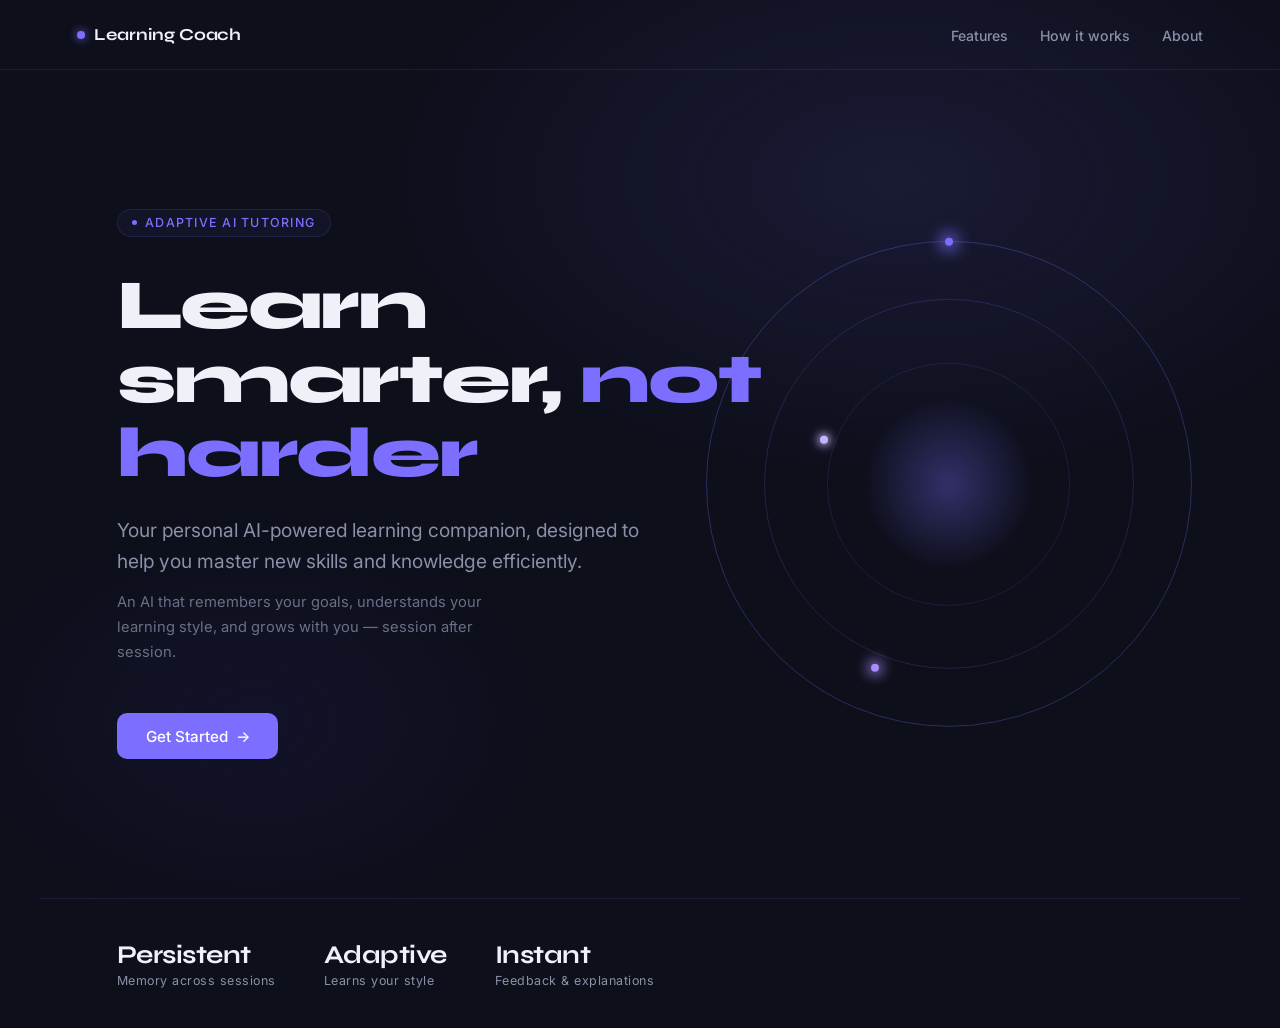
<file: frontend/index.html>
<!DOCTYPE html>
<html lang="en">
<head>
    <meta charset="UTF-8">
    <meta name="viewport" content="width=device-width, initial-scale=1.0">
    <title>AI Learning Coach</title>
    <link rel="preconnect" href="https://fonts.googleapis.com">
    <link rel="preconnect" href="https://fonts.gstatic.com" crossorigin>
    <link href="https://fonts.googleapis.com/css2?family=Syne:wght@700;800&family=Inter:wght@400;500&display=swap" rel="stylesheet">
    <link rel="stylesheet" href="style.css">
</head>
<body>

    <div class="bg-mesh" aria-hidden="true"></div>

    <nav>
        <a class="logo" href="#">
            <span class="logo-dot"></span>
            Learning Coach
        </a>
        <ul class="nav-links">
            <li><a href="#">Features</a></li>
            <li><a href="#">How it works</a></li>
            <li><a href="#">About</a></li>
        </ul>
    </nav>

    <section class="hero">

        <div class="orb" aria-hidden="true">
            <div class="orb-ring"></div>
            <div class="orb-ring"></div>
            <div class="orb-ring"></div>
            <div class="orb-core"></div>
        </div>

        <div class="eyebrow">
            <span class="eyebrow-dot"></span>
            Adaptive AI Tutoring
        </div>

        <h1>Learn smarter, <em>not harder</em></h1>

        <p class="tagline">
            Your personal AI-powered learning companion, designed to help you master new skills and knowledge efficiently.
        </p>

        <p class="description">
            An AI that remembers your goals, understands your learning style, and grows with you — session after session.
        </p>

        <div class="cta-group">
            <button class="btn-primary" id="startBtn">
                Get Started
                <span>→</span>
            </button>
        </div>

    </section>

    <div class="stats">
        <div class="stat">
            <span class="stat-value">Persistent</span>
            <span class="stat-label">Memory across sessions</span>
        </div>
        <div class="stat">
            <span class="stat-value">Adaptive</span>
            <span class="stat-label">Learns your style</span>
        </div>
        <div class="stat">
            <span class="stat-value">Instant</span>
            <span class="stat-label">Feedback & explanations</span>
        </div>
    </div>

    <script src="script.js"></script>
</body>
</html>
</file>
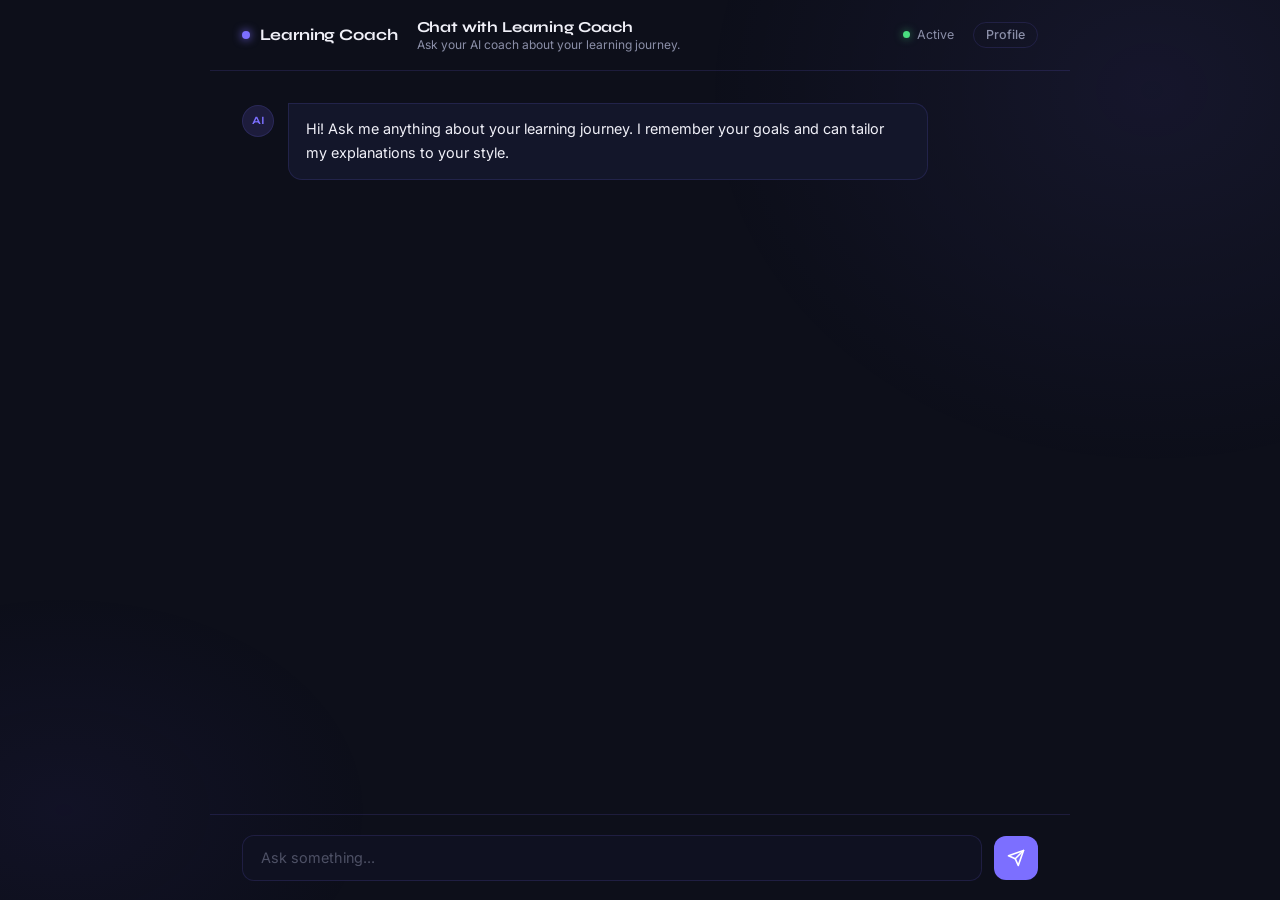
<file: frontend/chat.html>
<!DOCTYPE html>
<html lang="en">
<head>
    <meta charset="UTF-8">
    <meta name="viewport" content="width=device-width, initial-scale=1.0">
    <title>Chat – AI Learning Coach</title>
    <link rel="preconnect" href="https://fonts.googleapis.com">
    <link rel="preconnect" href="https://fonts.gstatic.com" crossorigin>
    <link href="https://fonts.googleapis.com/css2?family=Syne:wght@700;800&family=Inter:wght@400;500&display=swap" rel="stylesheet">
    <link rel="stylesheet" href="chat.css">
</head>
<body>

    <div class="bg-mesh" aria-hidden="true"></div>

    <div class="chat-container">

        <header class="chat-header">
            <a class="logo" href="index.html">
                <span class="logo-dot"></span>
                Learning Coach
            </a>
            <div class="chat-header-info">
                <span class="chat-title">Chat with Learning Coach</span>
                <span class="chat-subtitle">Ask your AI coach about your learning journey.</span>
            </div>
            <div class="header-right">
                <div class="header-status">
                    <span class="status-dot"></span>
                    Active
                </div>
                <a class="profile-link" href="profile.html">Profile</a>
            </div>
        </header>

        <div id="chatBox">

            <div class="message ai-message">
                <div class="message-avatar ai-avatar">AI</div>
                <div class="message-bubble">
                    Hi! Ask me anything about your learning journey. I remember your goals and can tailor my explanations to your style.
                </div>
            </div>

        </div>

        <div class="input-area">
            <input
                id="question"
                type="text"
                placeholder="Ask something..."
                autocomplete="off"
            >
            <button id="sendBtn" aria-label="Send message">
                <svg width="18" height="18" viewBox="0 0 24 24" fill="none" stroke="currentColor" stroke-width="2.2" stroke-linecap="round" stroke-linejoin="round">
                    <line x1="22" y1="2" x2="11" y2="13"></line>
                    <polygon points="22 2 15 22 11 13 2 9 22 2"></polygon>
                </svg>
            </button>
        </div>

    </div>

    <script src="script.js"></script>
</body>
</html>
</file>
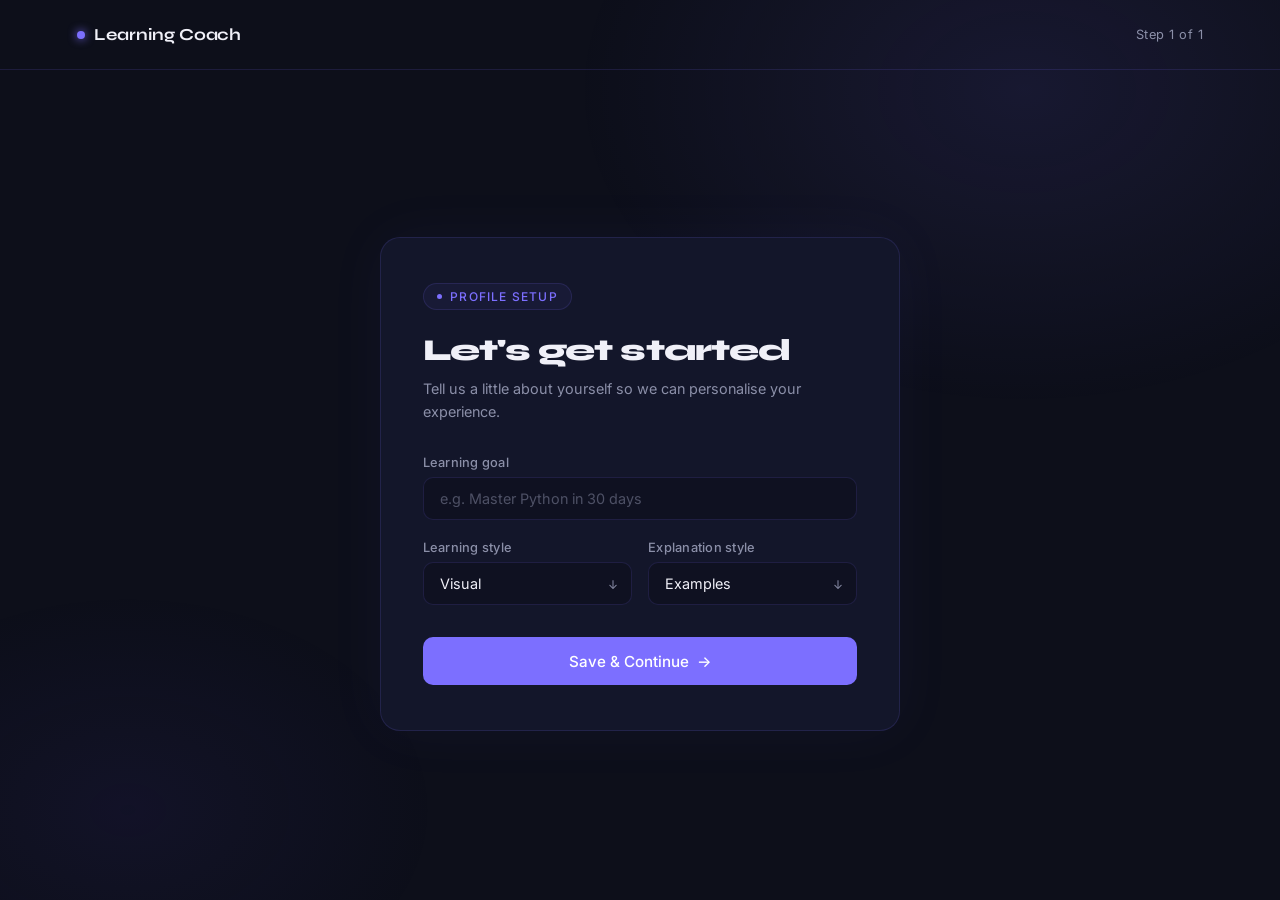
<file: frontend/profile.html>
<!DOCTYPE html>
<html lang="en">
<head>
    <meta charset="UTF-8">
    <meta name="viewport" content="width=device-width, initial-scale=1.0">
    <title>Profile Setup – AI Learning Coach</title>
    <link rel="preconnect" href="https://fonts.googleapis.com">
    <link rel="preconnect" href="https://fonts.gstatic.com" crossorigin>
    <link href="https://fonts.googleapis.com/css2?family=Syne:wght@700;800&family=Inter:wght@400;500&display=swap" rel="stylesheet">
    <link rel="stylesheet" href="profile.css">
</head>
<body>

    <div class="bg-mesh" aria-hidden="true"></div>

    <nav>
        <a class="logo" href="index.html">
            <span class="logo-dot"></span>
            Learning Coach
        </a>
        <span class="nav-step">Step 1 of 1</span>
    </nav>

    <div class="container">
        <div class="card">

            <div class="card-eyebrow">
                <span class="eyebrow-dot"></span>
                Profile Setup
            </div>

            <h2>Let's get started</h2>
            <p class="subtitle">Tell us a little about yourself so we can personalise your experience.</p>

            <div class="field">
                <label for="goal">Learning goal</label>
                <input
                    id="goal"
                    type="text"
                    placeholder="e.g. Master Python in 30 days"
                    autocomplete="off"
                >
            </div>

            <div class="field-row">

                <div class="field">
                    <label for="learningStyle">Learning style</label>
                    <div class="select-wrap">
                        <select id="learningStyle">
                            <option value="visual">Visual</option>
                            <option value="reading">Reading</option>
                            <option value="practical">Practical</option>
                            <option value="mixed">Mixed</option>
                        </select>
                        <span class="select-arrow">↓</span>
                    </div>
                </div>

                <div class="field">
                    <label for="preferredExplanation">Explanation style</label>
                    <div class="select-wrap">
                        <select id="preferredExplanation">
                            <option value="examples">Examples</option>
                            <option value="step-by-step">Step-by-step</option>
                            <option value="detailed">Detailed</option>
                            <option value="short">Short</option>
                        </select>
                        <span class="select-arrow">↓</span>
                    </div>
                </div>

            </div>

            <button id="saveProfile">
                Save &amp; Continue
                <span class="btn-arrow">→</span>
            </button>

        </div>
    </div>

    <script src="script.js"></script>
</body>
</html>
</file>
<file: frontend/style.css>
*, *::before, *::after {
    box-sizing: border-box;
    margin: 0;
    padding: 0;
}

:root {
    --bg: #0d0f1a;
    --surface: #13162a;
    --accent: #7c6fff;
    --accent-glow: rgba(124, 111, 255, 0.25);
    --text-primary: #f0f0f8;
    --text-secondary: #8b8fa8;
    --border: rgba(124, 111, 255, 0.15);
}

html, body {
    height: 100%;
}

body {
    background-color: var(--bg);
    color: var(--text-primary);
    font-family: 'Inter', sans-serif;
    min-height: 100vh;
    overflow-x: hidden;
}

.bg-mesh {
    position: fixed;
    inset: 0;
    z-index: 0;
    pointer-events: none;
    background:
        radial-gradient(ellipse 60% 50% at 70% 20%, rgba(124,111,255,0.12) 0%, transparent 70%),
        radial-gradient(ellipse 40% 40% at 20% 80%, rgba(80,60,200,0.09) 0%, transparent 60%);
}

nav {
    position: relative;
    z-index: 10;
    display: flex;
    align-items: center;
    justify-content: space-between;
    padding: 1.5rem 6%;
    border-bottom: 1px solid var(--border);
}

.logo {
    display: flex;
    align-items: center;
    gap: 0.6rem;
    font-family: 'Syne', sans-serif;
    font-weight: 700;
    font-size: 1.05rem;
    letter-spacing: -0.01em;
    color: var(--text-primary);
    text-decoration: none;
}
 
.logo-dot {
    width: 8px;
    height: 8px;
    border-radius: 50%;
    background: var(--accent);
    box-shadow: 0 0 10px var(--accent);
    animation: pulse 2.4s ease-in-out infinite;
}

.nav-links {
    display: flex;
    gap: 2rem;
    list-style: none;
}
 
.nav-links a {
    color: var(--text-secondary);
    text-decoration: none;
    font-size: 0.88rem;
    font-weight: 500;
    transition: color 0.2s;
}
 
.nav-links a:hover {
    color: var(--text-primary);
}

.hero {
    position: relative;
    z-index: 10;
    min-height: calc(100vh - 72px);
    display: flex;
    flex-direction: column;
    align-items: flex-start;
    justify-content: center;
    padding: 4rem 6%;
    max-width: 1200px;
    margin: 0 auto;
}

.orb {
    position: absolute;
    right: 4%;
    top: 50%;
    transform: translateY(-50%);
    width: clamp(280px, 38vw, 520px);
    aspect-ratio: 1;
    pointer-events: none;
}
 
.orb-ring {
    position: absolute;
    inset: 0;
    border-radius: 50%;
    border: 1.5px solid rgba(124,111,255,0.3);
    animation: orbit 8s linear infinite;
}
 
.orb-ring::before {
    content: '';
    position: absolute;
    top: -4px;
    left: 50%;
    width: 8px;
    height: 8px;
    border-radius: 50%;
    background: var(--accent);
    box-shadow: 0 0 16px 4px var(--accent);
    transform: translateX(-50%);
}
 
.orb-ring:nth-child(2) {
    inset: 12%;
    border-color: rgba(124,111,255,0.2);
    animation-duration: 12s;
    animation-direction: reverse;
}
 
.orb-ring:nth-child(2)::before {
    background: #a78bfa;
    box-shadow: 0 0 14px 3px #a78bfa;
    top: auto;
    bottom: -4px;
    left: 30%;
}
 
.orb-ring:nth-child(3) {
    inset: 25%;
    border-color: rgba(124,111,255,0.15);
    animation-duration: 6s;
}
 
.orb-ring:nth-child(3)::before {
    background: #c4b5fd;
    box-shadow: 0 0 10px 2px #c4b5fd;
    top: 30%;
    left: -4px;
}
 
.orb-core {
    position: absolute;
    inset: 32%;
    border-radius: 50%;
    background: radial-gradient(circle, rgba(124,111,255,0.35) 0%, transparent 70%);
    animation: breathe 4s ease-in-out infinite;
}
 
/* ── Hero content ── */
.eyebrow {
    display: inline-flex;
    align-items: center;
    gap: 0.5rem;
    font-size: 0.78rem;
    font-weight: 500;
    letter-spacing: 0.1em;
    text-transform: uppercase;
    color: var(--accent);
    border: 1px solid var(--border);
    padding: 0.35rem 0.9rem;
    border-radius: 999px;
    background: rgba(124,111,255,0.06);
    margin-bottom: 2rem;
}
 
.eyebrow-dot {
    width: 5px;
    height: 5px;
    border-radius: 50%;
    background: var(--accent);
}

h1 {
    font-family: 'Syne', sans-serif;
    font-weight: 800;
    font-size: clamp(2.8rem, 5.5vw, 5.2rem);
    line-height: 1.05;
    letter-spacing: -0.03em;
    max-width: 10ch;
    margin-bottom: 1.5rem;
}
 
h1 em {
    font-style: normal;
    color: var(--accent);
}

.tagline {
    font-size: clamp(1rem, 1.6vw, 1.2rem);
    color: var(--text-secondary);
    line-height: 1.65;
    max-width: 44ch;
    margin-bottom: 0.75rem;
}

.description {
    font-size: 0.92rem;
    color: var(--text-secondary);
    line-height: 1.7;
    max-width: 46ch;
    margin-bottom: 3rem;
    opacity: 0.75;
}

.cta-group {
    display: flex;
    align-items: center;
    gap: 1rem;
    flex-wrap: wrap;
}
 
.btn-primary {
    display: inline-flex;
    align-items: center;
    gap: 0.5rem;
    background: var(--accent);
    color: #fff;
    font-family: 'Inter', sans-serif;
    font-size: 0.95rem;
    font-weight: 500;
    padding: 0.85rem 1.8rem;
    border: none;
    border-radius: 10px;
    cursor: pointer;
    transition: transform 0.18s, box-shadow 0.18s;
    box-shadow: 0 0 0 0 var(--accent-glow);
}
 
.btn-primary:hover {
    transform: translateY(-2px);
    box-shadow: 0 8px 30px var(--accent-glow);
}
 
.btn-primary:active {
    transform: translateY(0);
}
 
.btn-secondary {
    display: inline-flex;
    align-items: center;
    gap: 0.4rem;
    background: transparent;
    color: var(--text-secondary);
    font-family: 'Inter', sans-serif;
    font-size: 0.9rem;
    font-weight: 500;
    padding: 0.85rem 1.4rem;
    border: 1px solid var(--border);
    border-radius: 10px;
    cursor: pointer;
    transition: color 0.2s, border-color 0.2s;
}
 
.btn-secondary:hover {
    color: var(--text-primary);
    border-color: rgba(124,111,255,0.4);
}
 
/* ── Stats strip ── */
.stats {
    position: relative;
    z-index: 10;
    max-width: 1200px;
    margin: 0 auto;
    padding: 2.5rem 6%;
    display: flex;
    gap: 3rem;
    border-top: 1px solid var(--border);
    flex-wrap: wrap;
}
 
.stat {
    display: flex;
    flex-direction: column;
    gap: 0.2rem;
}
 
.stat-value {
    font-family: 'Syne', sans-serif;
    font-weight: 700;
    font-size: 1.6rem;
    color: var(--text-primary);
    letter-spacing: -0.02em;
}
 
.stat-label {
    font-size: 0.78rem;
    color: var(--text-secondary);
    letter-spacing: 0.04em;
}
 
/* ── Animations ── */
@keyframes orbit {
    from { transform: rotate(0deg); }
    to   { transform: rotate(360deg); }
}
 
@keyframes breathe {
    0%, 100% { opacity: 0.6; transform: scale(1); }
    50%       { opacity: 1;   transform: scale(1.12); }
}
 
@keyframes pulse {
    0%, 100% { box-shadow: 0 0 6px var(--accent); }
    50%       { box-shadow: 0 0 14px var(--accent); }
}
 
/* ── Responsive ── */
@media (max-width: 768px) {
    .orb { display: none; }
    h1 { max-width: none; }
    .nav-links { display: none; }
}
 
@media (prefers-reduced-motion: reduce) {
    .orb-ring, .orb-core, .logo-dot { animation: none; }
}
</file>
<file: frontend/chat.css>
*, *::before, *::after {
    box-sizing: border-box;
    margin: 0;
    padding: 0;
}

:root {
    --bg: #0d0f1a;
    --surface: #13162a;
    --surface-raised: #181b2e;
    --accent: #7c6fff;
    --accent-glow: rgba(124, 111, 255, 0.25);
    --text-primary: #f0f0f8;
    --text-secondary: #8b8fa8;
    --border: rgba(124, 111, 255, 0.15);
    --border-focus: rgba(124, 111, 255, 0.55);
    --input-bg: #0f1121;
}

html, body {
    height: 100%;
}

body {
    background-color: var(--bg);
    color: var(--text-primary);
    font-family: 'Inter', sans-serif;
    overflow: hidden;
}

/* ── Background mesh ── */
.bg-mesh {
    position: fixed;
    inset: 0;
    z-index: 0;
    pointer-events: none;
    background:
        radial-gradient(ellipse 50% 60% at 90% 10%, rgba(124,111,255,0.08) 0%, transparent 70%),
        radial-gradient(ellipse 40% 40% at 5% 90%, rgba(80,60,200,0.07) 0%, transparent 60%);
}

/* ── Chat container ── */
.chat-container {
    position: relative;
    z-index: 10;
    display: flex;
    flex-direction: column;
    height: 100vh;
    max-width: 860px;
    margin: 0 auto;
}

/* ── Header ── */
.chat-header {
    display: flex;
    align-items: center;
    gap: 1.2rem;
    padding: 1.1rem 2rem;
    border-bottom: 1px solid var(--border);
    flex-shrink: 0;
}

.logo {
    display: flex;
    align-items: center;
    gap: 0.6rem;
    font-family: 'Syne', sans-serif;
    font-weight: 700;
    font-size: 1rem;
    letter-spacing: -0.01em;
    color: var(--text-primary);
    text-decoration: none;
    flex-shrink: 0;
}

.logo-dot {
    width: 8px;
    height: 8px;
    border-radius: 50%;
    background: var(--accent);
    box-shadow: 0 0 10px var(--accent);
    animation: pulse 2.4s ease-in-out infinite;
}

.chat-header-info {
    display: flex;
    flex-direction: column;
    gap: 0.1rem;
    flex: 1;
}

.chat-title {
    font-family: 'Syne', sans-serif;
    font-weight: 700;
    font-size: 0.95rem;
    letter-spacing: -0.01em;
}

.chat-subtitle {
    font-size: 0.75rem;
    color: var(--text-secondary);
}

.header-right {
    display: flex;
    align-items: center;
    gap: 1.2rem;
    flex-shrink: 0;
}

.header-status {
    display: flex;
    align-items: center;
    gap: 0.45rem;
    font-size: 0.78rem;
    color: var(--text-secondary);
}

.status-dot {
    width: 7px;
    height: 7px;
    border-radius: 50%;
    background: #4ade80;
    box-shadow: 0 0 8px rgba(74, 222, 128, 0.6);
    animation: pulse-green 2.4s ease-in-out infinite;
}

.profile-link {
    font-size: 0.78rem;
    font-weight: 500;
    color: var(--text-secondary);
    text-decoration: none;
    border: 1px solid var(--border);
    padding: 0.3rem 0.75rem;
    border-radius: 999px;
    transition: color 0.2s, border-color 0.2s;
}

.profile-link:hover {
    color: var(--text-primary);
    border-color: rgba(124,111,255,0.4);
}

/* ── Chat messages ── */
#chatBox {
    flex: 1;
    overflow-y: auto;
    padding: 2rem;
    display: flex;
    flex-direction: column;
    gap: 1.5rem;
    scroll-behavior: smooth;
}

#chatBox::-webkit-scrollbar {
    width: 4px;
}

#chatBox::-webkit-scrollbar-track {
    background: transparent;
}

#chatBox::-webkit-scrollbar-thumb {
    background: var(--border);
    border-radius: 99px;
}

.message {
    display: flex;
    align-items: flex-start;
    gap: 0.85rem;
}

.message-avatar {
    width: 32px;
    height: 32px;
    border-radius: 50%;
    display: flex;
    align-items: center;
    justify-content: center;
    font-size: 0.7rem;
    font-weight: 700;
    flex-shrink: 0;
    margin-top: 2px;
}

.ai-avatar {
    background: rgba(124,111,255,0.15);
    border: 1px solid var(--border);
    color: var(--accent);
    font-family: 'Syne', sans-serif;
}

.user-avatar {
    background: rgba(124,111,255,0.25);
    border: 1px solid rgba(124,111,255,0.3);
    color: var(--text-primary);
    font-family: 'Syne', sans-serif;
}

.message-bubble {
    background: var(--surface);
    border: 1px solid var(--border);
    border-radius: 0 14px 14px 14px;
    padding: 0.85rem 1.1rem;
    font-size: 0.9rem;
    line-height: 1.65;
    color: var(--text-primary);
    max-width: 640px;
}

.user-message {
    align-self: flex-end;
    flex-direction: row-reverse;
}

.user-message .message-bubble {
    background: rgba(124,111,255,0.12);
    border-color: rgba(124,111,255,0.25);
    border-radius: 14px 14px 0 14px;
}

/* ── Input area ── */
.input-area {
    display: flex;
    align-items: center;
    gap: 0.75rem;
    padding: 1.2rem 2rem;
    border-top: 1px solid var(--border);
    flex-shrink: 0;
}

#question {
    flex: 1;
    background: var(--input-bg);
    border: 1px solid var(--border);
    border-radius: 12px;
    color: var(--text-primary);
    font-family: 'Inter', sans-serif;
    font-size: 0.9rem;
    padding: 0.85rem 1.1rem;
    outline: none;
    transition: border-color 0.2s, box-shadow 0.2s;
}

#question::placeholder {
    color: var(--text-secondary);
    opacity: 0.5;
}

#question:focus {
    border-color: var(--border-focus);
    box-shadow: 0 0 0 3px rgba(124,111,255,0.1);
}

#sendBtn {
    width: 44px;
    height: 44px;
    border-radius: 12px;
    background: var(--accent);
    border: none;
    color: #fff;
    display: flex;
    align-items: center;
    justify-content: center;
    cursor: pointer;
    flex-shrink: 0;
    transition: transform 0.18s, box-shadow 0.18s;
}

#sendBtn:hover {
    transform: translateY(-2px);
    box-shadow: 0 6px 20px var(--accent-glow);
}

#sendBtn:active {
    transform: translateY(0);
}

/* ── Animations ── */
@keyframes pulse {
    0%, 100% { box-shadow: 0 0 6px var(--accent); }
    50%       { box-shadow: 0 0 14px var(--accent); }
}

@keyframes pulse-green {
    0%, 100% { box-shadow: 0 0 4px rgba(74,222,128,0.5); }
    50%       { box-shadow: 0 0 10px rgba(74,222,128,0.8); }
}

/* ── Responsive ── */
@media (max-width: 640px) {
    .chat-header { padding: 1rem 1.2rem; }
    #chatBox { padding: 1.2rem; }
    .input-area { padding: 1rem 1.2rem; }
    .chat-subtitle { display: none; }
}

@media (prefers-reduced-motion: reduce) {
    .logo-dot, .status-dot { animation: none; }
}
</file>
<file: frontend/profile.css>
*, *::before, *::after {
    box-sizing: border-box;
    margin: 0;
    padding: 0;
}

:root {
    --bg: #0d0f1a;
    --surface: #13162a;
    --surface-raised: #181b2e;
    --accent: #7c6fff;
    --accent-glow: rgba(124, 111, 255, 0.25);
    --text-primary: #f0f0f8;
    --text-secondary: #8b8fa8;
    --border: rgba(124, 111, 255, 0.15);
    --border-focus: rgba(124, 111, 255, 0.55);
    --input-bg: #0f1121;
}

html, body {
    height: 100%;
}

body {
    background-color: var(--bg);
    color: var(--text-primary);
    font-family: 'Inter', sans-serif;
    min-height: 100vh;
    overflow-x: hidden;
}

/* ── Background mesh ── */
.bg-mesh {
    position: fixed;
    inset: 0;
    z-index: 0;
    pointer-events: none;
    background:
        radial-gradient(ellipse 50% 50% at 80% 10%, rgba(124,111,255,0.1) 0%, transparent 70%),
        radial-gradient(ellipse 40% 40% at 10% 90%, rgba(80,60,200,0.08) 0%, transparent 60%);
}

/* ── Nav ── */
nav {
    position: relative;
    z-index: 10;
    display: flex;
    align-items: center;
    justify-content: space-between;
    padding: 1.5rem 6%;
    border-bottom: 1px solid var(--border);
}

.logo {
    display: flex;
    align-items: center;
    gap: 0.6rem;
    font-family: 'Syne', sans-serif;
    font-weight: 700;
    font-size: 1.05rem;
    letter-spacing: -0.01em;
    color: var(--text-primary);
    text-decoration: none;
}

.logo-dot {
    width: 8px;
    height: 8px;
    border-radius: 50%;
    background: var(--accent);
    box-shadow: 0 0 10px var(--accent);
    animation: pulse 2.4s ease-in-out infinite;
}

.nav-step {
    font-size: 0.8rem;
    color: var(--text-secondary);
    letter-spacing: 0.04em;
}

/* ── Layout ── */
.container {
    position: relative;
    z-index: 10;
    min-height: calc(100vh - 72px);
    display: flex;
    align-items: center;
    justify-content: center;
    padding: 3rem 6%;
}

/* ── Card ── */
.card {
    background: var(--surface);
    border: 1px solid var(--border);
    border-radius: 20px;
    padding: 2.8rem 2.6rem;
    width: 100%;
    max-width: 520px;
    box-shadow: 0 0 60px rgba(124,111,255,0.05);
}

.card-eyebrow {
    display: inline-flex;
    align-items: center;
    gap: 0.5rem;
    font-size: 0.75rem;
    font-weight: 500;
    letter-spacing: 0.1em;
    text-transform: uppercase;
    color: var(--accent);
    border: 1px solid var(--border);
    padding: 0.3rem 0.85rem;
    border-radius: 999px;
    background: rgba(124,111,255,0.06);
    margin-bottom: 1.5rem;
}

.eyebrow-dot {
    width: 5px;
    height: 5px;
    border-radius: 50%;
    background: var(--accent);
}

h2 {
    font-family: 'Syne', sans-serif;
    font-weight: 800;
    font-size: 1.9rem;
    letter-spacing: -0.03em;
    line-height: 1.1;
    margin-bottom: 0.6rem;
}

.subtitle {
    font-size: 0.9rem;
    color: var(--text-secondary);
    line-height: 1.6;
    margin-bottom: 2rem;
}

/* ── Fields ── */
.field {
    display: flex;
    flex-direction: column;
    gap: 0.45rem;
    margin-bottom: 1.25rem;
}

.field-row {
    display: grid;
    grid-template-columns: 1fr 1fr;
    gap: 1rem;
}

label {
    font-size: 0.8rem;
    font-weight: 500;
    color: var(--text-secondary);
    letter-spacing: 0.02em;
}

input[type="text"] {
    width: 100%;
    background: var(--input-bg);
    border: 1px solid var(--border);
    border-radius: 10px;
    color: var(--text-primary);
    font-family: 'Inter', sans-serif;
    font-size: 0.9rem;
    padding: 0.75rem 1rem;
    outline: none;
    transition: border-color 0.2s, box-shadow 0.2s;
}

input[type="text"]::placeholder {
    color: var(--text-secondary);
    opacity: 0.5;
}

input[type="text"]:focus {
    border-color: var(--border-focus);
    box-shadow: 0 0 0 3px rgba(124,111,255,0.1);
}

/* ── Select ── */
.select-wrap {
    position: relative;
}

select {
    width: 100%;
    appearance: none;
    -webkit-appearance: none;
    background: var(--input-bg);
    border: 1px solid var(--border);
    border-radius: 10px;
    color: var(--text-primary);
    font-family: 'Inter', sans-serif;
    font-size: 0.9rem;
    padding: 0.75rem 2.2rem 0.75rem 1rem;
    outline: none;
    cursor: pointer;
    transition: border-color 0.2s, box-shadow 0.2s;
}

select:focus {
    border-color: var(--border-focus);
    box-shadow: 0 0 0 3px rgba(124,111,255,0.1);
}

select option {
    background: var(--surface);
    color: var(--text-primary);
}

.select-arrow {
    position: absolute;
    right: 0.9rem;
    top: 50%;
    transform: translateY(-50%);
    color: var(--text-secondary);
    font-size: 0.75rem;
    pointer-events: none;
}

/* ── Button ── */
#saveProfile {
    display: flex;
    align-items: center;
    justify-content: center;
    gap: 0.5rem;
    width: 100%;
    background: var(--accent);
    color: #fff;
    font-family: 'Inter', sans-serif;
    font-size: 0.95rem;
    font-weight: 500;
    padding: 0.9rem 1.8rem;
    border: none;
    border-radius: 10px;
    cursor: pointer;
    margin-top: 0.75rem;
    transition: transform 0.18s, box-shadow 0.18s;
}

#saveProfile:hover {
    transform: translateY(-2px);
    box-shadow: 0 8px 30px var(--accent-glow);
}

#saveProfile:active {
    transform: translateY(0);
}

.btn-arrow {
    transition: transform 0.2s;
}

#saveProfile:hover .btn-arrow {
    transform: translateX(4px);
}

/* ── Animations ── */
@keyframes pulse {
    0%, 100% { box-shadow: 0 0 6px var(--accent); }
    50%       { box-shadow: 0 0 14px var(--accent); }
}

/* ── Responsive ── */
@media (max-width: 480px) {
    .card {
        padding: 2rem 1.5rem;
    }

    .field-row {
        grid-template-columns: 1fr;
    }
}
</file>
